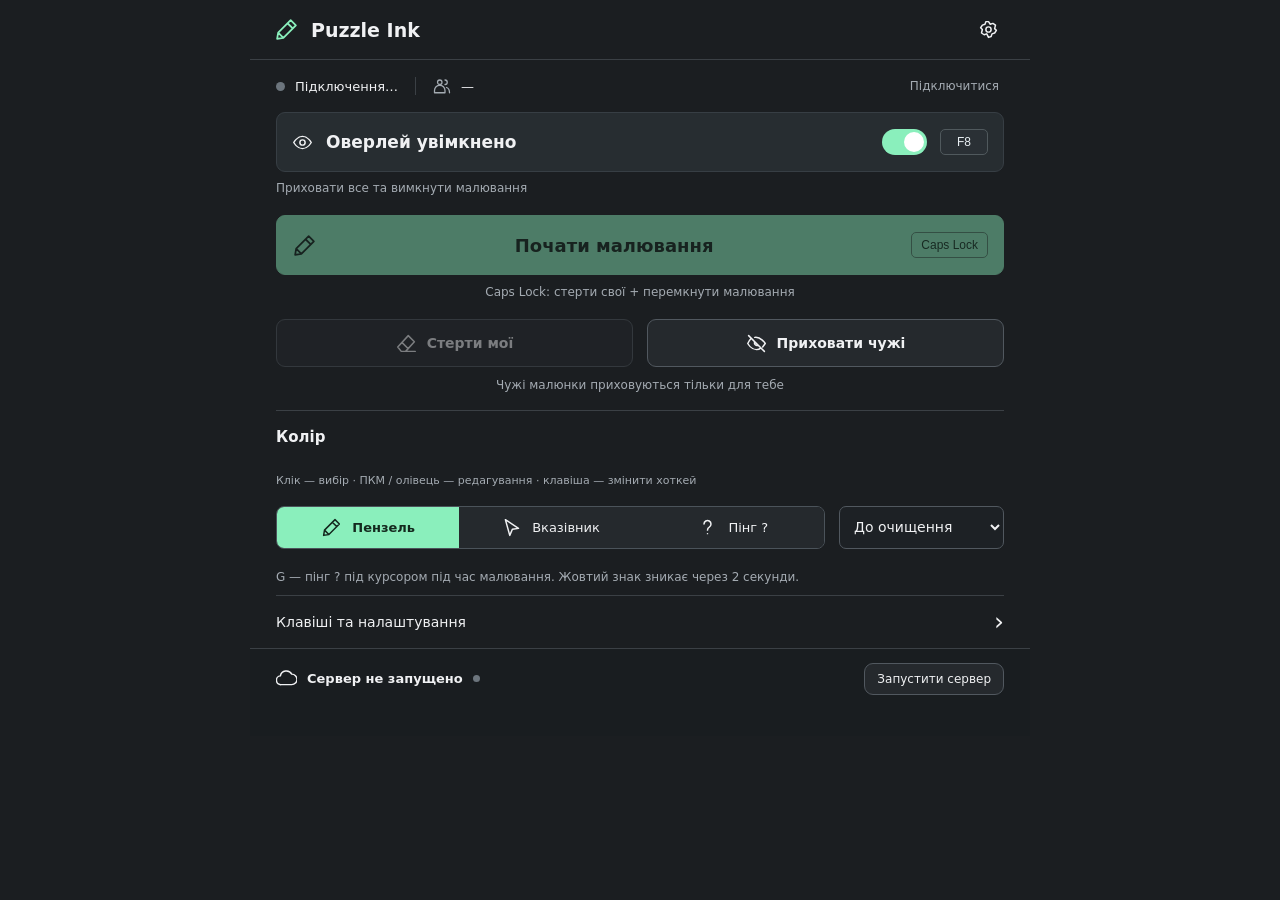
<file: frontend/index.html>
<!doctype html>
<html lang="uk"><head>
<meta charset="UTF-8"><meta name="viewport" content="width=device-width,initial-scale=1">

<title>Puzzle Ink</title><link rel="stylesheet" href="style.css">
</head><body>
<svg class="icon-defs" aria-hidden="true"><defs>
<symbol id="i-pen" viewBox="0 0 24 24"><path d="m16 3 5 5-12 12-6 1 1-6Z M13 6l5 5 M4 15l5 5"/></symbol>
<symbol id="i-eye" viewBox="0 0 24 24"><path d="M2 12s4-7 10-7 10 7 10 7-4 7-10 7S2 12 2 12Z"/><circle cx="12" cy="12" r="3"/></symbol>
<symbol id="i-hide" viewBox="0 0 24 24"><path d="m3 3 18 18M10 5c7-1 12 7 12 7l-3 4M6 6c-2 2-4 6-4 6s4 7 10 7c2 0 4-1 5-2M10 10a3 3 0 0 0 4 4"/></symbol>
<symbol id="i-erase" viewBox="0 0 24 24"><path d="m14 3 7 7-10 11H6l-4-5Z M7 11l7 7M11 21h11"/></symbol>
<symbol id="i-gear" viewBox="0 0 24 24"><path d="m9 3-1 3-3 1-2 3 2 2-1 4 3 2 3-1 2 4 3-1 1-3 3-1 2-3-2-2 1-4-3-2-3 1-2-3Z"/><circle cx="12" cy="12" r="3"/></symbol>
<symbol id="i-cloud" viewBox="0 0 24 24"><path d="M6 19a5 5 0 0 1-1-10 7 7 0 0 1 13-2 6 6 0 0 1 0 12Z"/></symbol>
<symbol id="i-people" viewBox="0 0 24 24"><circle cx="9" cy="7" r="3"/><path d="M2 21v-3a7 7 0 0 1 14 0v3ZM16 4a3 3 0 0 1 0 6M18 14c3 1 4 3 4 7"/></symbol>
<symbol id="i-question" viewBox="0 0 24 24"><path d="M8 8a4 4 0 1 1 6 3.5c-2 1-2 2-2 3.5M12 19h.01"/></symbol>
<symbol id="i-pointer" viewBox="0 0 24 24"><path d="m5 3 15 10-7 1-3 7Z"/></symbol>
<symbol id="i-keyboard" viewBox="0 0 24 24"><rect x="2" y="5" width="20" height="14" rx="2"/><path d="M5 9h2m2 0h2m2 0h2m2 0h2M5 12h2m2 0h2m2 0h2m2 0h2M7 16h10"/></symbol>
</defs></svg>
<main>
<header class="app-header"><div class="brand"><svg class="icon"><use href="#i-pen"/></svg><strong>Puzzle Ink</strong></div><button id="open-settings" class="icon-button" title="Налаштування" aria-label="Налаштування"><svg class="icon"><use href="#i-gear"/></svg></button></header>
<div class="connection"><span id="connection-dot" class="dot"></span><span id="connection-label">Підключення…</span><span class="separator"></span><svg class="icon"><use href="#i-people"/></svg><span id="peer">—</span><button id="connect" class="text-button">Підключитися</button><button id="disconnect" class="text-button" hidden>Від’єднатись</button></div>
<p id="status" class="notice" role="status" hidden></p>
<section class="overlay-section"><button id="toggle-overlay" class="overlay-control" role="switch" aria-checked="true"><svg class="icon"><use id="overlay-icon" href="#i-eye"/></svg><strong id="overlay-label">Оверлей увімкнено</strong><span class="switch" aria-hidden="true"></span><kbd id="overlay-key">F8</kbd></button><p id="overlay-help" class="hint">Приховати все та вимкнути малювання</p></section>
<button id="draw" class="draw-button" disabled><svg class="icon"><use href="#i-pen"/></svg><strong id="draw-label">Почати малювання</strong><kbd id="draw-key">Caps Lock</kbd></button>
<p id="draw-help" class="hint key-description">Caps Lock: стерти свої + перемкнути малювання</p>
<div class="secondary-actions"><button id="clear" disabled><svg class="icon"><use href="#i-erase"/></svg>Стерти мої</button><button id="others"><svg class="icon"><use id="others-icon" href="#i-hide"/></svg><span id="others-label">Приховати чужі</span></button></div>
<p class="hint centered">Чужі малюнки приховуються тільки для тебе</p>
<section class="colors"><div class="section-heading"><strong>Колір</strong><span id="color-save-status" aria-live="polite"></span></div><div id="palette" class="palette" aria-label="Пресети кольорів"></div><p class="hint">Клік — вибір · ПКМ / олівець — редагування · клавіша — змінити хоткей</p></section>
<div class="brush-controls"><div class="segmented" aria-label="Інструмент"><button id="pen" aria-pressed="true"><svg class="icon"><use href="#i-pen"/></svg>Пензель</button><button id="pointer" aria-pressed="false"><svg class="icon"><use href="#i-pointer"/></svg>Вказівник</button><button id="question" aria-pressed="false" title="Вибрати пінг ? і поставити його кліком"><svg class="icon"><use href="#i-question"/></svg>Пінг ?</button></div><select id="ttl" aria-label="Зберігати позначки"><option value="0">До очищення</option><option value="2000">2 секунди</option><option value="5000">5 секунд</option><option value="10000">10 секунд</option></select></div>
<p id="ping-help" class="hint">G — пінг ? під курсором під час малювання. Жовтий знак зникає через 2 секунди.</p>
<button id="open-hotkeys" class="settings-link">Клавіші та налаштування <span aria-hidden="true">›</span></button>
<p id="warning" class="notice warning" hidden></p>
<button type="button" id="mac-input-permission" hidden>Дозволити глобальні хоткеї в macOS</button>
<footer><div class="server-row"><svg class="icon"><use href="#i-cloud"/></svg><span id="server-label">Сервер не запущено</span><span id="host-dot" class="dot"></span><button id="start-server">Запустити сервер</button><button id="stop-server" hidden>Зупинити</button></div><p id="host-status" class="hint" role="status"></p></footer>
</main>
<div id="color-editor" popover aria-label="Редагування кольору"><div class="popover-header"><strong id="color-title">Колір 1</strong><button id="close-color" class="icon-button" aria-label="Закрити редактор">×</button></div><div id="sv" class="sv" role="group" aria-label="Насиченість і яскравість"><span id="sv-cursor"></span></div><input id="hue" type="range" min="0" max="359" step="1" aria-label="Відтінок"><label class="hex-label"><span id="color-preview"></span><input id="hex" type="text" maxlength="7" spellcheck="false" aria-label="HEX кольору"></label><label>Клавіша кольору<div class="key-input"><input id="color-key" type="text" placeholder="Без клавіші" spellcheck="false" aria-label="Клавіша кольору"><button id="record-color-key" class="icon-button" title="Записати клавішу" aria-label="Записати клавішу"><svg class="icon"><use href="#i-keyboard"/></svg></button></div></label><p id="color-key-help" class="hint">Лише під час малювання. Зміни зберігаються одразу.</p><p id="color-error" class="warning" aria-live="polite"></p></div>
<dialog id="settings-dialog"><form id="settings"><div class="dialog-header"><h2>Налаштування</h2><button id="close-settings" type="button" class="icon-button" aria-label="Закрити налаштування">×</button></div><div class="dialog-content">
<h3>Гарячі клавіші</h3><label class="check"><input id="hotkeys" type="checkbox"> Увімкнути хоткеї</label><div id="bindings"></div><button id="add-binding" type="button">+ Додати хоткей</button>
<label class="check spaced"><input id="digits" type="checkbox"> Хоткеї кольорів під час малювання</label><p class="hint">Клавішу кожного кольору можна змінити прямо під палітрою.</p><p class="hint">Клавіші зберігають звичайну дію у грі. Хоткеї працюють і в панелі Puzzle Ink. Пауза діє лише під час призначення клавіші дії або кольору. Одна клавіша може виконувати кілька дій; приховування всього оверлею виконується останнім.</p>
<details><summary>Монітор та підключення</summary><label class="check spaced"><input id="auto-connect" type="checkbox"> Підключатися автоматично</label><label>Монітор<select id="display"></select></label><label class="check"><input id="manual" type="checkbox"> Задати область вручну</label><div id="region" class="region" hidden><label>X<input id="x" type="number" min="0"></label><label>Y<input id="y" type="number" min="0"></label><label>Ширина<input id="width" type="number" min="32"></label><label>Висота<input id="height" type="number" min="32"></label></div><p class="hint">Типово область 16:9 вписується по центру монітора.</p><label>Адреса сервера<input id="url" type="text" spellcheck="false" required></label></details>
</div><div class="dialog-footer"><p id="saved" role="status"></p><button type="submit" class="primary">Зберегти</button></div></form></dialog>
<script type="module" src="bridge.mjs"></script></body></html>
</file>
<file: frontend/style.css>
:root{color-scheme:dark;font-family:"Segoe UI",system-ui,sans-serif;color:#f0f1f3;background:#1b1e21;font-size:14px;--mint:#8aefbc;--muted:#a4abb2;--line:#3b4045;--surface:#25292d}*{box-sizing:border-box}body{margin:0}button,input,select{font:inherit}button{cursor:pointer;border:1px solid #51585f;border-radius:9px;background:#25292d;color:inherit;padding:11px 15px;display:inline-flex;align-items:center;justify-content:center;gap:10px;transition:background .12s}button:hover{background:#343a40}button:disabled{opacity:.45;cursor:default}button:focus-visible,input:focus-visible,select:focus-visible,summary:focus-visible{outline:2px solid var(--mint);outline-offset:3px}button:disabled:hover{background:#25292d}input,select{border:1px solid #51585f;border-radius:7px;background:#1d2125;color:inherit;padding:10px;min-width:0}input[type=checkbox]{accent-color:var(--mint)}kbd{font:500 12px "Segoe UI",sans-serif;display:inline-block;border:1px solid #50595d;border-radius:5px;background:#2a3035;padding:5px 9px;white-space:nowrap;color:#e7edf1}p{line-height:1.5}.hint{font-size:12px;color:var(--muted);margin:9px 0}.icon-defs{position:absolute;width:0;height:0;overflow:hidden}.icon{width:21px;height:21px;fill:none;stroke:currentColor;stroke-width:1.7;stroke-linecap:round;stroke-linejoin:round;flex-shrink:0}.icon-button{padding:8px;border:0;background:transparent;font-size:22px;line-height:1;width:36px;height:36px}.icon-button:hover{background:#3b4147}main{max-width:780px;margin:0 auto;padding:0 26px}.app-header{display:flex;align-items:center;justify-content:space-between;height:60px;border-bottom:1px solid var(--line);margin:0 -26px;padding:0 24px}.brand{display:flex;align-items:center;gap:12px;font-size:19px}.brand .icon{color:var(--mint);width:25px;height:25px}.connection{display:flex;align-items:center;gap:10px;height:52px;font-size:13px}.connection .icon{width:18px;height:18px;color:var(--muted)}.dot{width:9px;height:9px;border-radius:100%;display:inline-block;background:#6c757d;flex-shrink:0}.dot.online{background:#6ee7a5}.dot.pending{background:#dfb96f}.separator{height:18px;width:1px;background:var(--line);margin:0 7px}.text-button{margin-left:auto;font-size:12px;border:0;background:transparent;color:var(--muted);padding:5px}.overlay-control{width:100%;min-height:60px;padding:12px 15px;gap:13px;border-color:#373e44;background:#272d31;justify-content:flex-start}.overlay-control strong{font-size:17px}.overlay-control>kbd{min-width:48px;text-align:center}.switch{margin-left:auto;width:45px;height:26px;background:var(--mint);border-radius:16px;padding:3px;flex-shrink:0}.switch:after{content:"";display:block;width:20px;height:20px;background:#fff;border-radius:50%;transform:translateX(19px);transition:transform .15s}.overlay-control[aria-checked=false]{border-color:#896b38;color:#efc983;background:#302b22}.overlay-control[aria-checked=false] .switch{background:#626366}.overlay-control[aria-checked=false] .switch:after{transform:translateX(0)}.overlay-section .hint{margin:7px 0 18px}.draw-button{width:100%;min-height:60px;background:var(--mint);color:#14291e;border-color:var(--mint);font-size:18px}.draw-button:hover{background:#a8f5cd}.draw-button .icon{width:25px;height:25px}.draw-button kbd{margin-left:auto;background:transparent;border-color:#548c70;color:#143925}.draw-button strong{flex:1}.draw-button.active{background:#456657;color:#f1fff7}.draw-button.active kbd{color:#e1f7eb}.key-description{min-height:18px;text-align:center;margin:8px 0 18px;font-size:12px}.secondary-actions{display:flex;gap:14px}.secondary-actions button{flex:1;min-height:48px;font-weight:600}.centered{text-align:center;margin:9px 0 16px}.colors{border-top:1px solid var(--line);padding-top:17px}.section-heading{display:flex;justify-content:space-between;align-items:center}.section-heading strong{font-size:15px}#color-save-status{font-size:11px;color:var(--muted)}.palette{display:grid;grid-template-columns:repeat(9,minmax(0,1fr));gap:9px;margin-top:15px}.preset{text-align:center;min-width:0}.swatch-wrap{position:relative;aspect-ratio:1}.swatch{width:100%;height:100%;border-radius:50%;padding:0;background:var(--swatch);border:2px solid #a0a0a03d;position:relative}.swatch:hover{background:var(--swatch);filter:brightness(1.1)}.swatch[aria-pressed=true]{outline:2px solid #f2f5f3;outline-offset:3px}.swatch[aria-pressed=true]:after{content:'✓';position:absolute;right:-1px;bottom:-1px;font-size:10px;line-height:15px;width:15px;height:15px;border-radius:50%;color:var(--mint);background:#1b2422;border:1px solid var(--mint)}.edit-color{position:absolute;left:50%;top:50%;transform:translate(-50%,-50%);padding:3px;border-radius:50%;background:#182422de;border:0;opacity:0;width:26px;height:26px}.edit-color .icon{width:16px;height:16px}.swatch-wrap:hover .edit-color,.edit-color:focus-visible{opacity:1}.preset-key{display:block;margin:9px auto 0;padding:4px 3px;max-width:100%;min-width:28px;border-color:#434b51;background:#2a3035;font-size:11px;overflow:hidden;text-overflow:ellipsis;white-space:nowrap;border-radius:5px}.colors>.hint{font-size:11px;margin:12px 0 16px}.brush-controls{display:flex;gap:14px;margin:15px 0 19px}.segmented{display:flex;flex:1;border:1px solid #4b535a;border-radius:8px;overflow:hidden}.segmented button{flex:1;border:0;border-radius:0;padding:10px;font-size:13px}.segmented button[aria-pressed=true]{color:#14291e;background:var(--mint);font-weight:600}.brush-controls select{width:165px}.settings-link{border:0;border-top:1px solid var(--line);border-radius:0;background:transparent;width:100%;padding:17px 0;justify-content:space-between}.settings-link>span{font-size:25px;line-height:18px}footer{border-top:1px solid var(--line);margin:0 -26px;padding:14px 26px 16px;background:#191d20}.server-row{display:flex;align-items:center;gap:10px;font-size:13px}.server-row button{margin-left:auto;font-size:12px;padding:8px 12px}.server-row #server-label{font-weight:600}.server-row>.dot{width:7px;height:7px}footer .hint{font-size:11px;margin-bottom:0;min-height:16px}.notice{padding:9px 12px;border-radius:7px;background:#343026;color:#e9cb98;font-size:12px;margin:0 0 12px}.warning{color:#edc185;font-size:12px}#color-editor{width:278px;padding:16px;border:1px solid #515b64;border-radius:12px;background:#24292d;color:var(--text);box-shadow:0 16px 50px #0009;position:fixed;inset:auto;margin:0}#color-editor::backdrop{background:transparent}.popover-header{display:flex;align-items:center;justify-content:space-between;margin:-5px -5px 9px 0}.popover-header strong{font-size:16px}.sv{height:170px;border-radius:7px;background:linear-gradient(to top,#000,transparent),linear-gradient(to right,#fff,transparent),var(--hue);position:relative;touch-action:none;cursor:crosshair}#sv-cursor{position:absolute;border:2px solid white;box-shadow:0 0 0 1px #0008;border-radius:50%;width:14px;height:14px;transform:translate(-50%,-50%);pointer-events:none}#hue{display:block;appearance:none;width:100%;height:12px;min-height:0;border:0;border-radius:6px;padding:0;margin:17px 0;background:linear-gradient(to right,red,#ff0,#0f0,#0ff,#00f,#f0f,red)}#hue::-webkit-slider-thumb{appearance:none;width:16px;height:20px;border:2px solid white;background:#ffffff33;border-radius:5px;cursor:ew-resize}.hex-label{display:flex;align-items:center;gap:9px;margin-bottom:14px}#color-preview{width:28px;height:28px;border:1px solid #fff3;border-radius:5px;flex-shrink:0}#hex{width:100%;font-family:Consolas,monospace;font-size:14px}#color-editor label{font-size:12px;display:block}#color-editor .hex-label{display:flex}.key-input{display:flex;gap:7px;margin-top:7px}.key-input input{width:100%}#color-editor .hint{font-size:11px;margin-bottom:0}#color-error:empty{display:none}dialog{width:min(640px,calc(100vw - 36px));max-height:calc(100vh - 40px);padding:0;border:1px solid #55616a;border-radius:14px;color:#f0f1f3;background:#22272b;box-shadow:0 20px 70px #0009}dialog::backdrop{background:#0008;backdrop-filter:blur(3px)}#settings{display:flex;flex-direction:column;max-height:calc(100vh - 44px)}.dialog-header{display:flex;justify-content:space-between;align-items:center;border-bottom:1px solid var(--line);padding:15px 20px}h2{font-size:18px;margin:0}h3{font-size:14px;margin:0 0 16px}.dialog-content{overflow:auto;padding:20px}.dialog-footer{padding:13px 20px;display:flex;align-items:center;justify-content:space-between;gap:12px;border-top:1px solid var(--line)}.dialog-footer p{font-size:12px;margin:0}.primary{background:var(--mint);color:#143323;border-color:var(--mint);font-weight:600}.primary:hover{background:#aff6d0}.check{display:flex;align-items:center;gap:9px;font-size:12px;line-height:1.45}.check input{margin:0}.binding{margin:13px 0;border:1px solid #465057;border-radius:9px;padding:12px}.binding-top{display:flex;align-items:center;gap:7px}.binding-key{min-width:70px;flex:1;width:0}.binding-top select{max-width:155px;font-size:12px}.binding-top button{padding:8px;font-size:12px}.binding-actions{display:grid;grid-template-columns:1fr 1fr;gap:11px;margin-top:13px}.binding-actions label{font-size:11px}.spaced{margin-top:20px}.region{display:grid;grid-template-columns:repeat(4,1fr);gap:9px}details{border-top:1px solid var(--line);padding-top:16px;margin-top:18px}summary{cursor:pointer;font-size:14px}details label:not(.check){display:flex;flex-direction:column;gap:7px;font-size:12px;margin:14px 0}#url{width:100%}[hidden]{display:none!important}@media(max-width:650px){main{padding:0 20px}.app-header{margin:0 -20px;padding:0 20px}footer{margin:0 -20px;padding-left:20px;padding-right:20px}.palette{gap:8px}.overlay-control strong{font-size:15px}.brush-controls select{width:143px}.connection{font-size:12px}.separator{margin:0 2px}}
.edit-color{left:auto;top:-5px;right:-4px;transform:none;width:22px;height:22px;pointer-events:none;border:1px solid #6b7d73}.swatch-wrap:hover .edit-color,.edit-color:focus-visible{pointer-events:auto}#color-editor{color:#f0f1f3}
</file>
